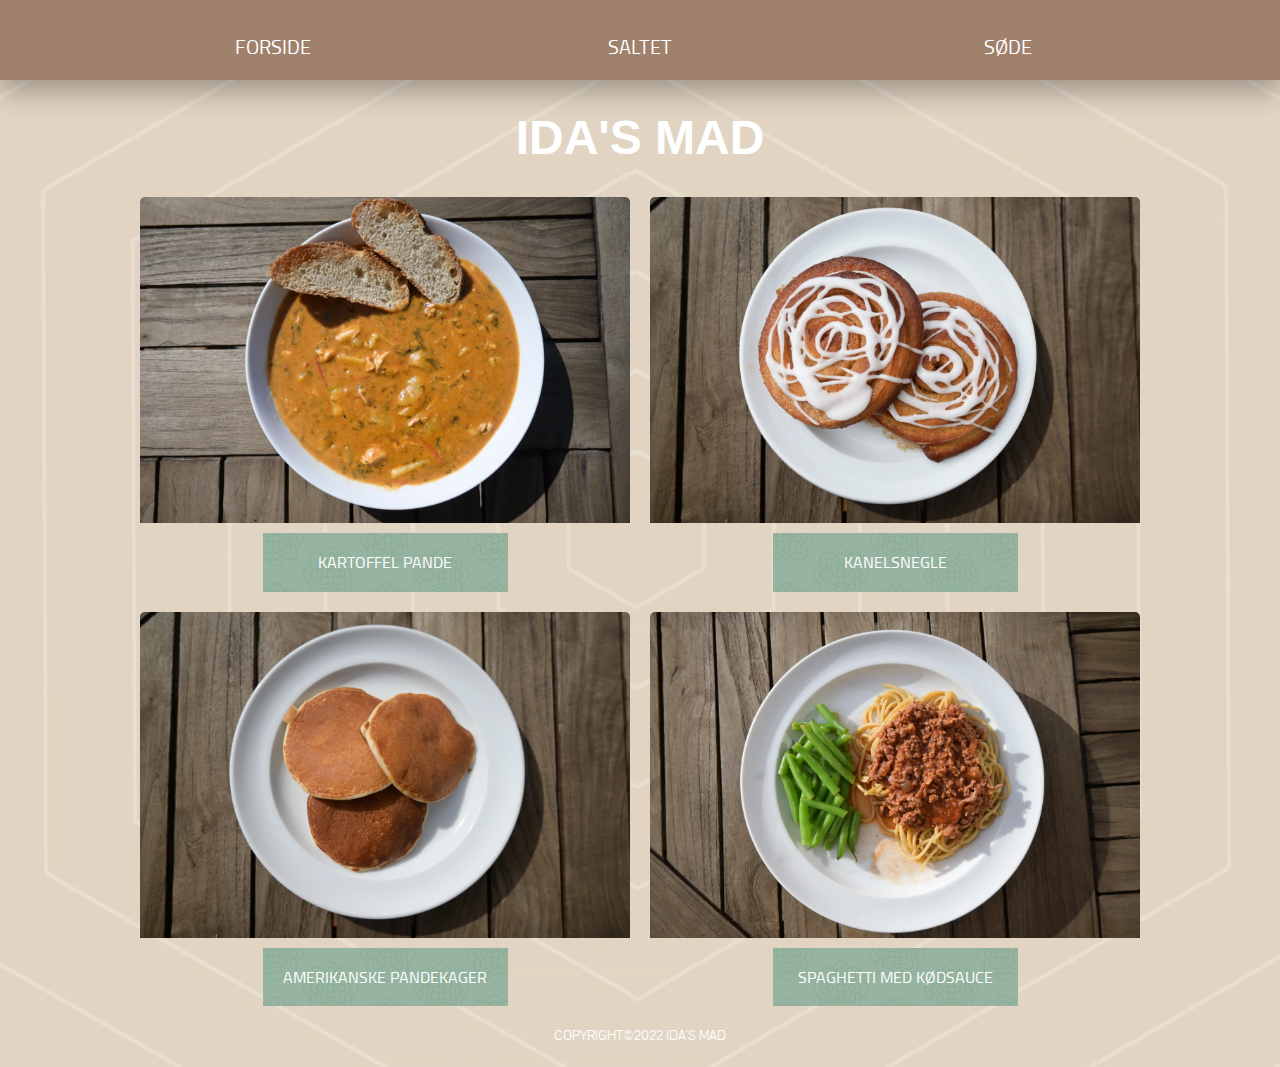
<file: index.html>
<!DOCTYPE html>
<html lang="da">
<head>
    <meta charset="UTF-8">
    <meta http-equiv="X-UA-Compatible" content="IE=edge">
    <meta name="viewport" content="width=device-width, initial-scale=1.0">
    <meta name="robots" content="noindex">
    <link rel="stylesheet" href="style.css">
    <link rel="stylesheet" href="layout.css">
    <link rel="icon" type="image/svg+xml" href="img/favicon-Ida_Marie.svg">
    <title>Ida's mad</title>
</head>
<body class="forside">
    <header class="menu">
        <nav>
                <ul>
                    <li><a href="index.html">Forside</a>
                    <li><a href="#">Saltet</a>
                        <ul>
                            <li><a href="kartoffelpande.html">Kartoffel pande</a></li>
                            <li><a href="spaghetti_med_koedsauce.html">Spaghetti med kødsauce</a></li>
                        </ul>
                    </li>
                    <li> <a href="#">Søde</a>
                        <ul> 
                            <li><a href="kanelsnegle.html">Kanelsnegle</a></li>
                            <li><a href="amerikanske_pandekager.html">Amerikanske pandekager</a></li>
                        </ul>
                    </li>
                </ul>
        </nav>
    </header> 
    <main>
        <h1> Ida's mad</h1>
    <div class="grid_col2_1-1">
        <div class="">
        <img src="img/kartoffelpande.webp" alt="Kartoffel pande">  
            <div class="card_1 card">
                <a href="kartoffelpande.html">Kartoffel pande</a>
            </div>   
        </div> 
        <div class="">
        <img src="img/Kanelsnegle.webp" alt="Kanelsnelge">
            <div class="card_2 card">
                <a href="kanelsnegle.html">Kanelsnegle</a>
            </div>
        </div>  
        <div class="">
        <img src="img/pandekager.webp" alt="Amerikanske pangekager">
            <div class="card_3 card">
                <a href="amerikanske_pandekager.html">Amerikanske pandekager</a>
            </div>
        </div>
        <div class="">
        <img src="img/spaghetti.webp" alt="Spaghetti med kødsauce og bønnesalat">
            <div class="card_4 card">
                <a href="spaghetti_med_koedsauce.html">Spaghetti med kødsauce</a>
            </div>
        </div>
    </div>
    </main>
    <footer>
        <p>Copyright©2022 Ida's mad</p>
    </footer>
    <script src="menu.js"></script>
</body>
</html>
</file>
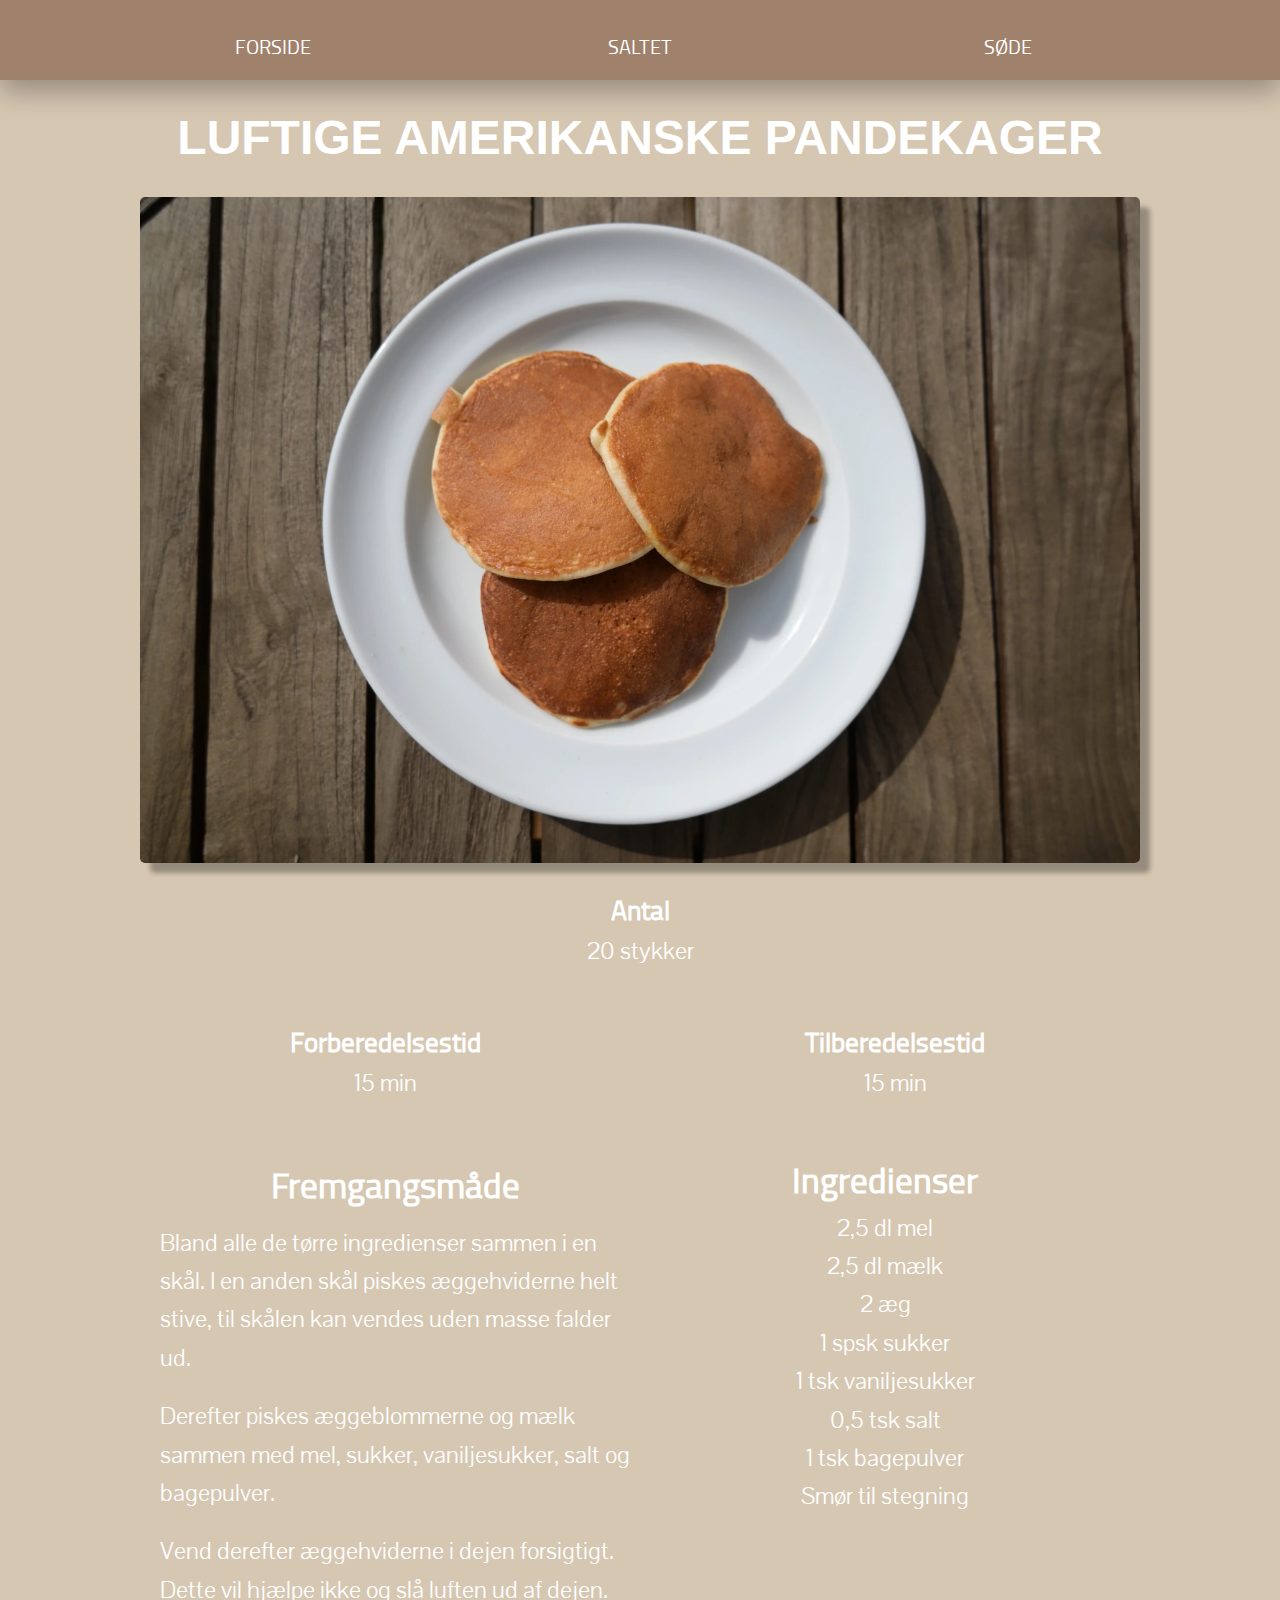
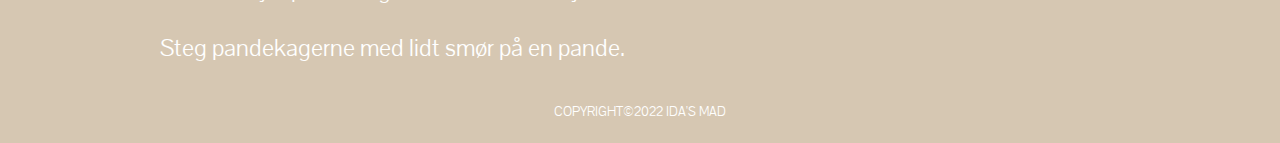
<file: amerikanske_pandekager.html>
<!DOCTYPE html>
<html lang="da">
<head>
    <meta charset="UTF-8">
    <meta http-equiv="X-UA-Compatible" content="IE=edge">
    <meta name="viewport" content="width=device-width, initial-scale=1.0">
    <meta name="robots" content="noindex">
    <link rel="stylesheet" href="style.css">
    <link rel="stylesheet" href="layout.css">
    <link rel="icon" type="image/svg+xml" href="img/favicon-Ida_Marie.svg">    
    <title>Ida's mad</title>
</head>
<body class="opskrift_4">
    <header class="menu"> 
        <nav>
            <ul>
                <li><a href="index.html">Forside</a>
                <li><a href="#">Saltet</a>
                    <ul>
                        <li><a href="kartoffelpande.html">Kartoffel pande</a></li>
                        <li><a href="spaghetti_med_koedsauce.html">Spaghetti med kødsauce</a></li>
                    </ul>
                </li>
                <li> <a href="#">Søde</a>
                    <ul> 
                        <li><a href="kanelsnegle.html">Kanelsnegle</a></li>
                        <li><a href="amerikanske_pandekager.html">Amerikanske pandekager</a></li>
                    </ul>
                </li>
            </ul>
    </nav>
    </header>
    <main> 
        <h1>Luftige amerikanske pandekager</h1>
        <img src="img/pandekager.webp" alt="Amerikanske pandekager">
            <div class="grid_col2_1-1-1">
                <div class="antal">
                    <h4>Antal</h4>
                    <p>20 stykker</p>
                </div>
                <div class="tid_1">
                    <h4>Forberedelsestid</h4>
                    <p>15 min</p>
                </div>
                <div class="tid_2">
                    <h4>Tilberedelsestid</h4>
                    <p>15 min</p>
                </div>
            </div>
        <div class="grid_1-1">
        <div class="">
            <h2>Ingredienser</h2>
                <ul>
                    <li><span>2,5 dl mel </span></li>
                    <li><span>2,5 dl mælk</span></li>
                    <li><span>2 æg</span></li>
                    <li><span>1 spsk sukker </span></li>
                    <li>1 tsk vaniljesukker</li>
                    <li><span>0,5 tsk salt</span></li>
                    <li><span>1 tsk bagepulver</span> </li>
                    <li><span>Smør til stegning</span></li>
                </ul>
        </div>
        <div class="order">
            <h2>Fremgangsmåde</h2>
                <p>Bland alle de tørre ingredienser sammen i en skål. I en anden skål piskes æggehviderne helt stive, til skålen kan vendes uden masse falder ud.</p>
                <p>Derefter piskes æggeblommerne og mælk sammen med mel, sukker, vaniljesukker, salt og bagepulver.</p>
                <p>Vend derefter æggehviderne i dejen forsigtigt. Dette vil hjælpe ikke og slå luften ud af dejen.</p>
                <p>Steg pandekagerne med lidt smør på en pande. </p>
        </div>
        </div>
    </main>
    <footer>
        <p>Copyright©2022 Ida's mad</p>
    </footer>
    <script src="menu.js"></script>
</body>
</html>
</file>
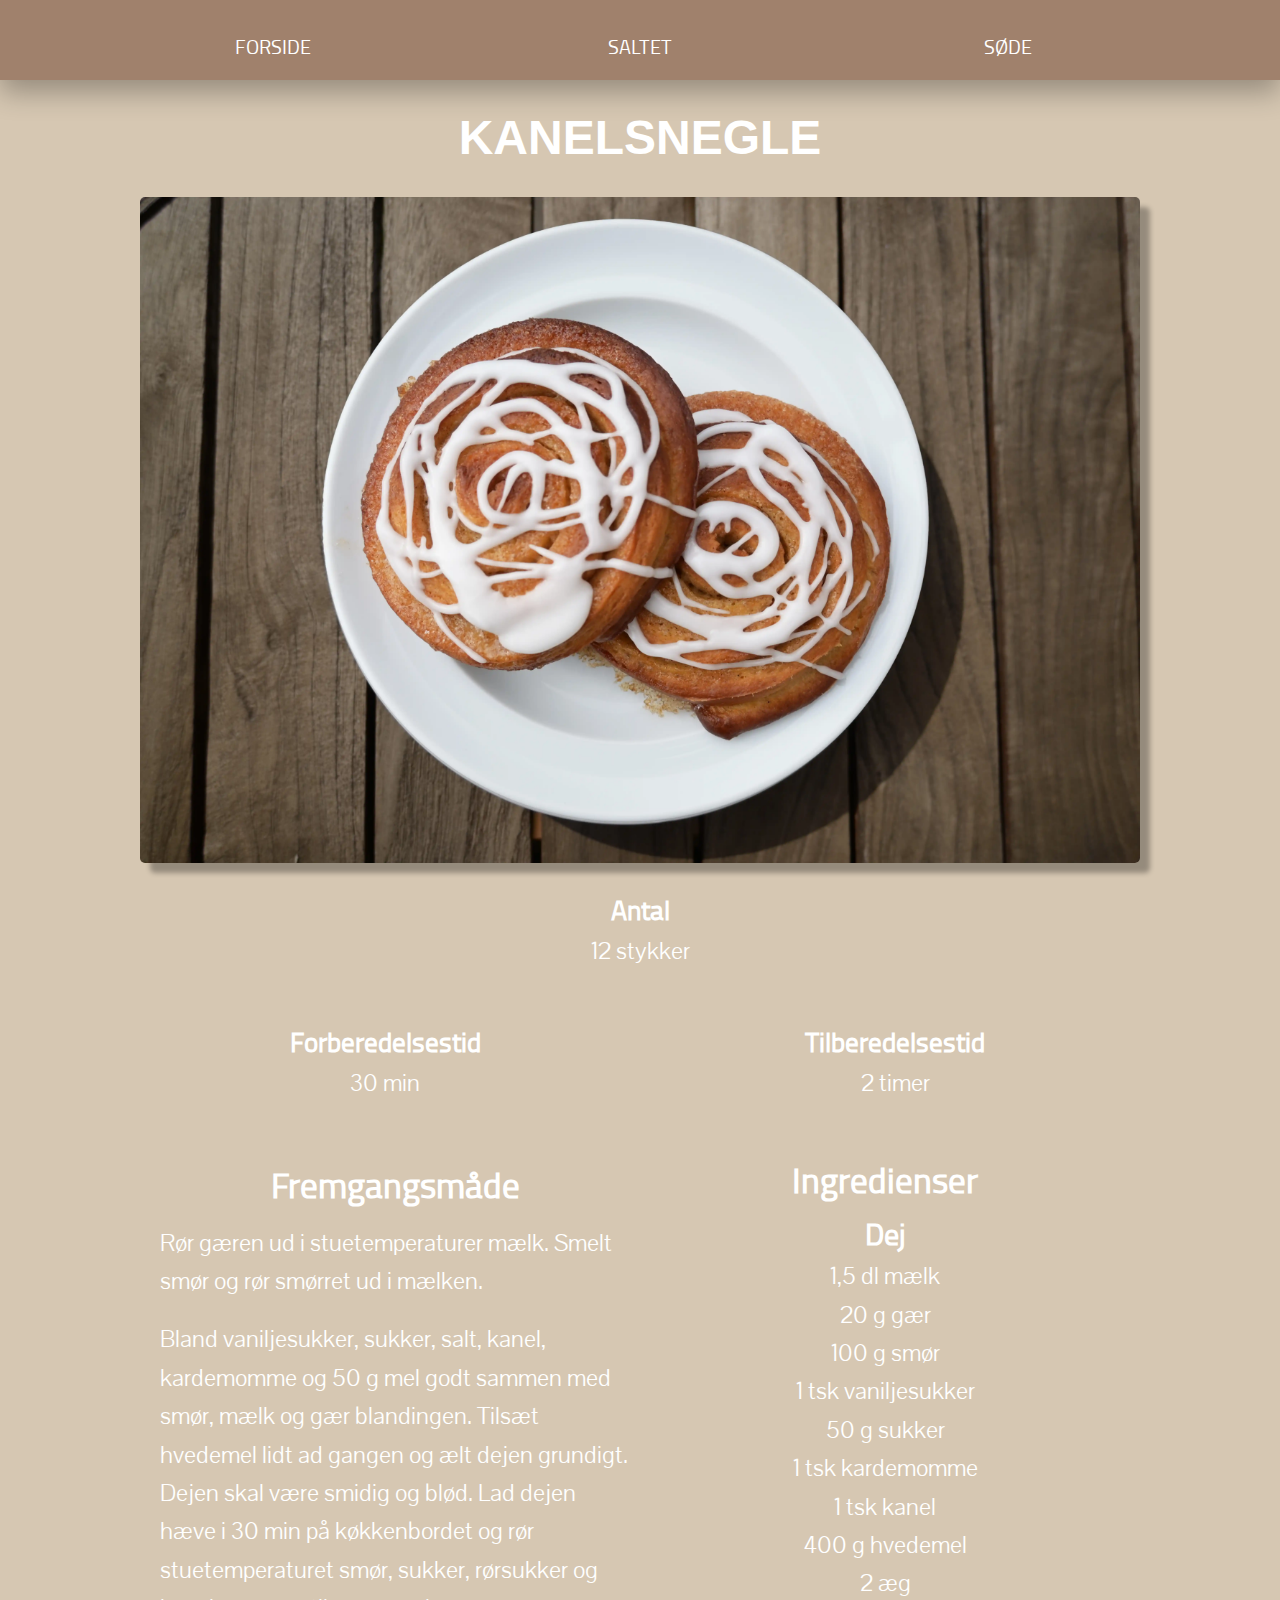
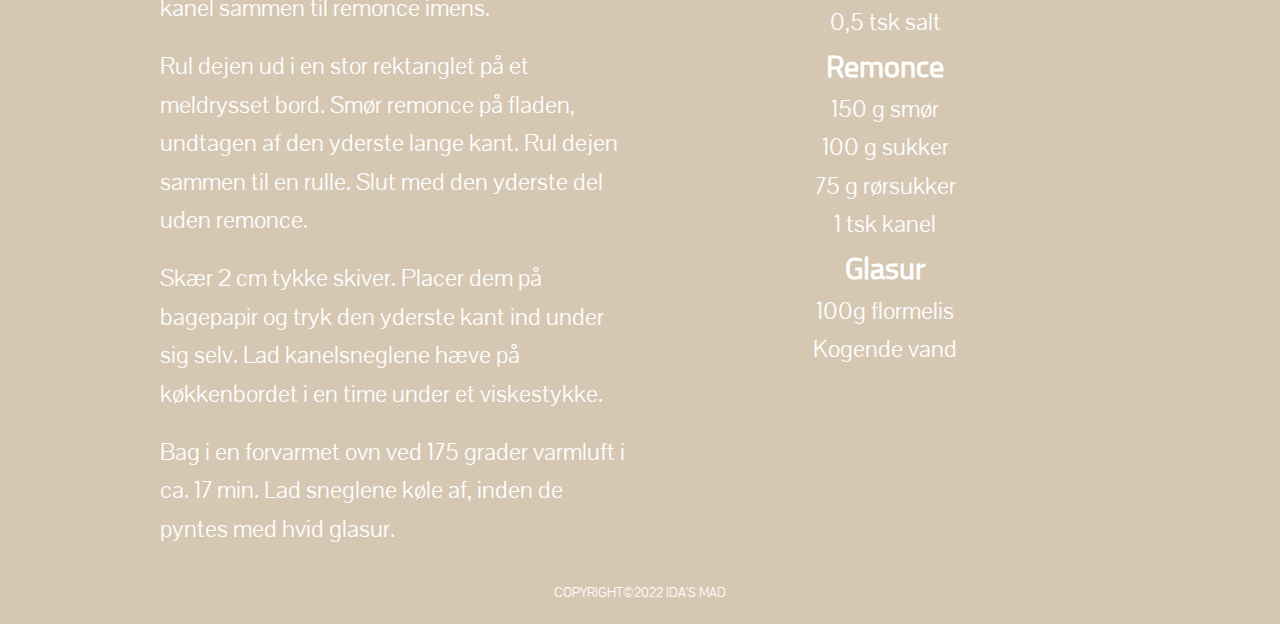
<file: kanelsnegle.html>
<!DOCTYPE html>
<html lang="da">
<head>
    <meta charset="UTF-8">
    <meta http-equiv="X-UA-Compatible" content="IE=edge">
    <meta name="viewport" content="width=device-width, initial-scale=1.0">
    <meta name="robots" content="noindex">
    <link rel="stylesheet" href="style.css">
    <link rel="stylesheet" href="layout.css">
    <link rel="icon" type="image/svg+xml" href="img/favicon-Ida_Marie.svg">    
    <title>Ida's mad</title>
</head>
<body class="opskrift_3">
    <header class="menu"> 
        <nav>
            <ul>
                <li><a href="index.html">Forside</a>
                <li><a href="#">Saltet</a>
                    <ul>
                        <li><a href="kartoffelpande.html">Kartoffel pande</a></li>
                        <li><a href="spaghetti_med_koedsauce.html">Spaghetti med kødsauce</a></li>
                    </ul>
                </li>
                <li> <a href="#">Søde</a>
                    <ul> 
                        <li><a href="kanelsnegle.html">Kanelsnegle</a></li>
                        <li><a href="amerikanske_pandekager.html">Amerikanske pandekager</a></li>
                    </ul>
                </li>
            </ul>
    </nav>
    </header>
    <main> 
        <h1>Kanelsnegle</h1>
        <img src="img/Kanelsnegle.webp" alt="Kanelsnegle">
            <div class="grid_col2_1-1-1">
                <div class="antal">
                    <h4>Antal</h4>
                    <p>12 stykker</p>
                </div>
                <div class="tid_1">
                    <h4>Forberedelsestid</h4>
                    <p>30 min</p>
                </div>
                <div class="tid_2">
                    <h4>Tilberedelsestid</h4>
                    <p>2 timer</p>
                </div>
            </div>
        <div class="grid_1-1">
            <div class="">
                <h2>Ingredienser</h2>
                    <h3>Dej</h3>
                        <ul>
                            <li><span>1,5 dl mælk </span></li>
                            <li><span>20 g gær</span></li>
                            <li><span>100 g smør</span></li>
                            <li>1 tsk vaniljesukker </li>
                            <li><span>50 g sukker</span></li>
                            <li>1 tsk kardemomme</li>
                            <li><span>1 tsk kanel </span></li>
                            <li><span>400 g hvedemel </span></li>
                            <li><span>2 æg </span></li>
                            <li><span>0,5 tsk salt</span></li>
                        </ul>
                    <h3>Remonce</h3>
                        <ul>
                            <li><span>150 g smør </span></li>
                            <li><span>100 g sukker</span></li>
                            <li>75 g rørsukker</li>
                            <li><span>1 tsk kanel </span></li>
                        </ul>
                    <h3>Glasur</h3>
                        <ul>
                            <li>100g flormelis</li>
                            <li>Kogende vand </li>
                        </ul>
                </div>
                <div class="order">
                    <h2>Fremgangsmåde</h2>
                        <p>Rør gæren ud i stuetemperaturer mælk. Smelt smør og rør smørret ud i mælken.</p>
                        <p>Bland vaniljesukker, sukker, salt, kanel, kardemomme og 50 g mel godt sammen med smør, mælk og gær blandingen. Tilsæt hvedemel lidt ad gangen og ælt dejen grundigt. Dejen skal være smidig og blød. Lad dejen hæve i 30 min på køkkenbordet og rør stuetemperaturet smør, sukker, rørsukker og kanel sammen til remonce imens.</p>
                        <p>Rul dejen ud i en stor rektanglet på et meldrysset bord. Smør remonce på fladen, undtagen af den yderste lange kant. Rul dejen sammen til en rulle. Slut med den yderste del uden remonce. </p>
                        <p>Skær 2 cm tykke skiver. Placer dem på bagepapir og tryk den yderste kant ind under sig selv. Lad kanelsneglene hæve på køkkenbordet i en time under et viskestykke. </p>
                        <p>Bag i en forvarmet ovn ved 175 grader varmluft i ca. 17 min. Lad sneglene køle af, inden de pyntes med hvid glasur. </p>
                </div>
            </div>
        </main>
    <footer>
        <p>Copyright©2022 Ida's mad</p>
    </footer>
    <script src="menu.js"></script>
</body>
</html>
</file>
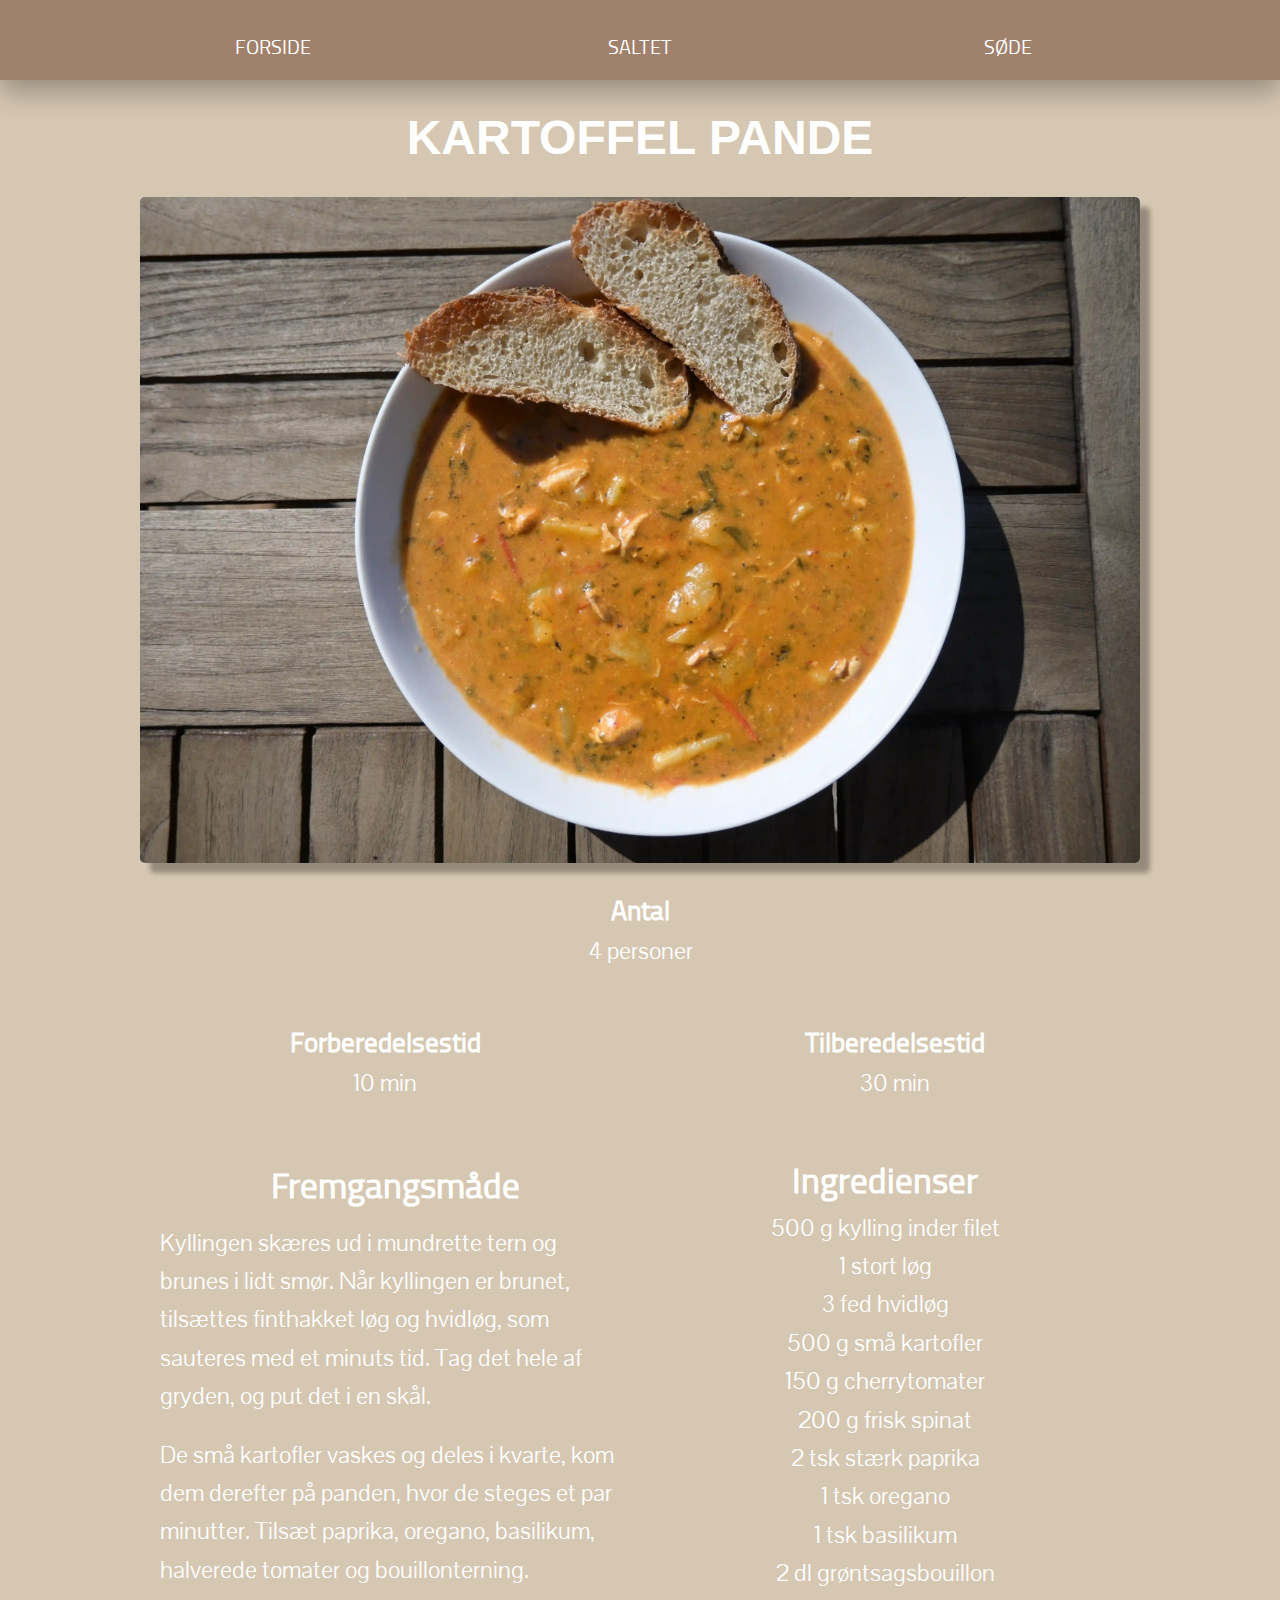
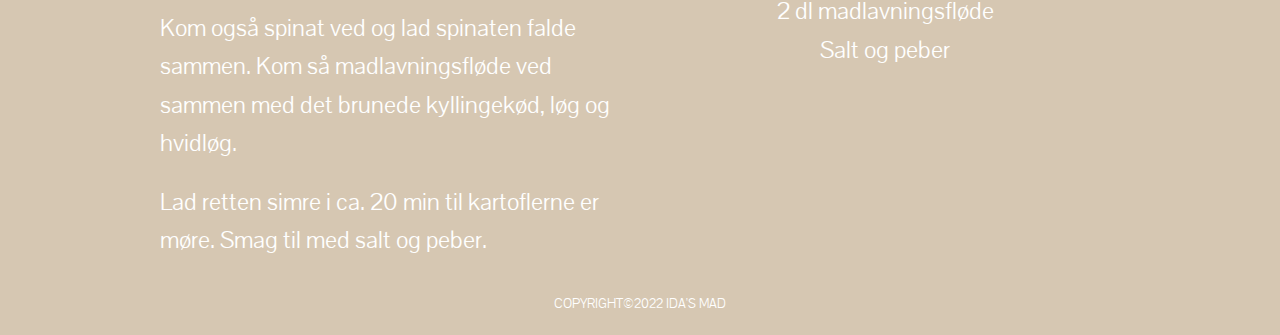
<file: kartoffelpande.html>
<!DOCTYPE html>
<html lang="da">
<head>
    <meta charset="UTF-8">
    <meta http-equiv="X-UA-Compatible" content="IE=edge">
    <meta name="viewport" content="width=device-width, initial-scale=1.0">
    <meta name="robots" content="noindex">
    <link rel="stylesheet" href="style.css">
    <link rel="stylesheet" href="layout.css">
    <link rel="icon" type="image/svg+xml" href="img/favicon-Ida_Marie.svg">    
    <title>Ida's mad</title>
</head>
<body class="opskrift_1">
    <header class="menu"> 
        <nav>
            <ul>
                <li><a href="index.html">Forside</a>
                <li><a href="#">Saltet</a>
                    <ul>
                        <li><a href="kartoffelpande.html">Kartoffel pande</a></li>
                        <li><a href="spaghetti_med_koedsauce.html">Spaghetti med kødsauce</a></li>
                    </ul>
                </li>
                <li> <a href="#">Søde</a>
                    <ul> 
                        <li><a href="kanelsnegle.html">Kanelsnegle</a></li>
                        <li><a href="amerikanske_pandekager.html">Amerikanske pandekager</a></li>
                    </ul>
                </li>
            </ul>
    </nav>
    </header>
    <main> 
        <h1>Kartoffel pande</h1>
        <img src="img/kartoffelpande.webp" alt="Kartoffel pande">
                <div class="grid_col2_1-1-1">
                <div class="antal">
                    <h4>Antal</h4>
                    <p>4 personer</p>
                </div>
                <div class="tid_1">
                    <h4>Forberedelsestid</h4>
                    <p>10 min</p>
                </div>
                <div class="tid_2">
                    <h4>Tilberedelsestid</h4>
                    <p>30 min</p>
                </div>
            </div>
        <div class="grid_1-1">
        <div class="">
        <h2>Ingredienser</h2>
            <ul>
                <li>500 g kylling inder filet </li>
                <li><span>1 stort løg</span></li>
                <li><span>3 fed hvidløg</span></li>
                <li><span>500 g små kartofler </span></li>
                <li><span>150 g cherrytomater</span></li>
                <li><span>200 g frisk spinat</span></li>
                <li><span>2 tsk stærk paprika </span></li>
                <li><span>1 tsk oregano </span></li>
                <li><span>1 tsk basilikum </span></li>
                <li>2 dl grøntsagsbouillon</li>
                <li>2 dl madlavningsfløde</li>
                <li><span>Salt og peber </span></li>
            </ul>
        </div>    
        <div class="order">
            <h2>Fremgangsmåde</h2>
            <p>Kyllingen skæres ud i mundrette tern og brunes i lidt smør. Når kyllingen er brunet, tilsættes finthakket løg og hvidløg, som sauteres med et minuts tid. Tag det hele af gryden, og put det i en skål.</p>
            <p>De små kartofler vaskes og deles i kvarte, kom dem derefter på panden, hvor de steges et par minutter. Tilsæt paprika, oregano, basilikum, halverede tomater og bouillonterning.</p>
            <p>Kom også spinat ved og lad spinaten falde sammen. Kom så madlavningsfløde ved sammen med det brunede kyllingekød, løg og hvidløg.</p>
            <p>Lad retten simre i ca. 20 min til kartoflerne er møre. Smag til med salt og peber.</p>
        </div>
        </div>
    </main>
    <footer>
        <p>Copyright©2022 Ida's mad</p>
    </footer>
    <script src="menu.js"></script>
</body>
</html>
</file>
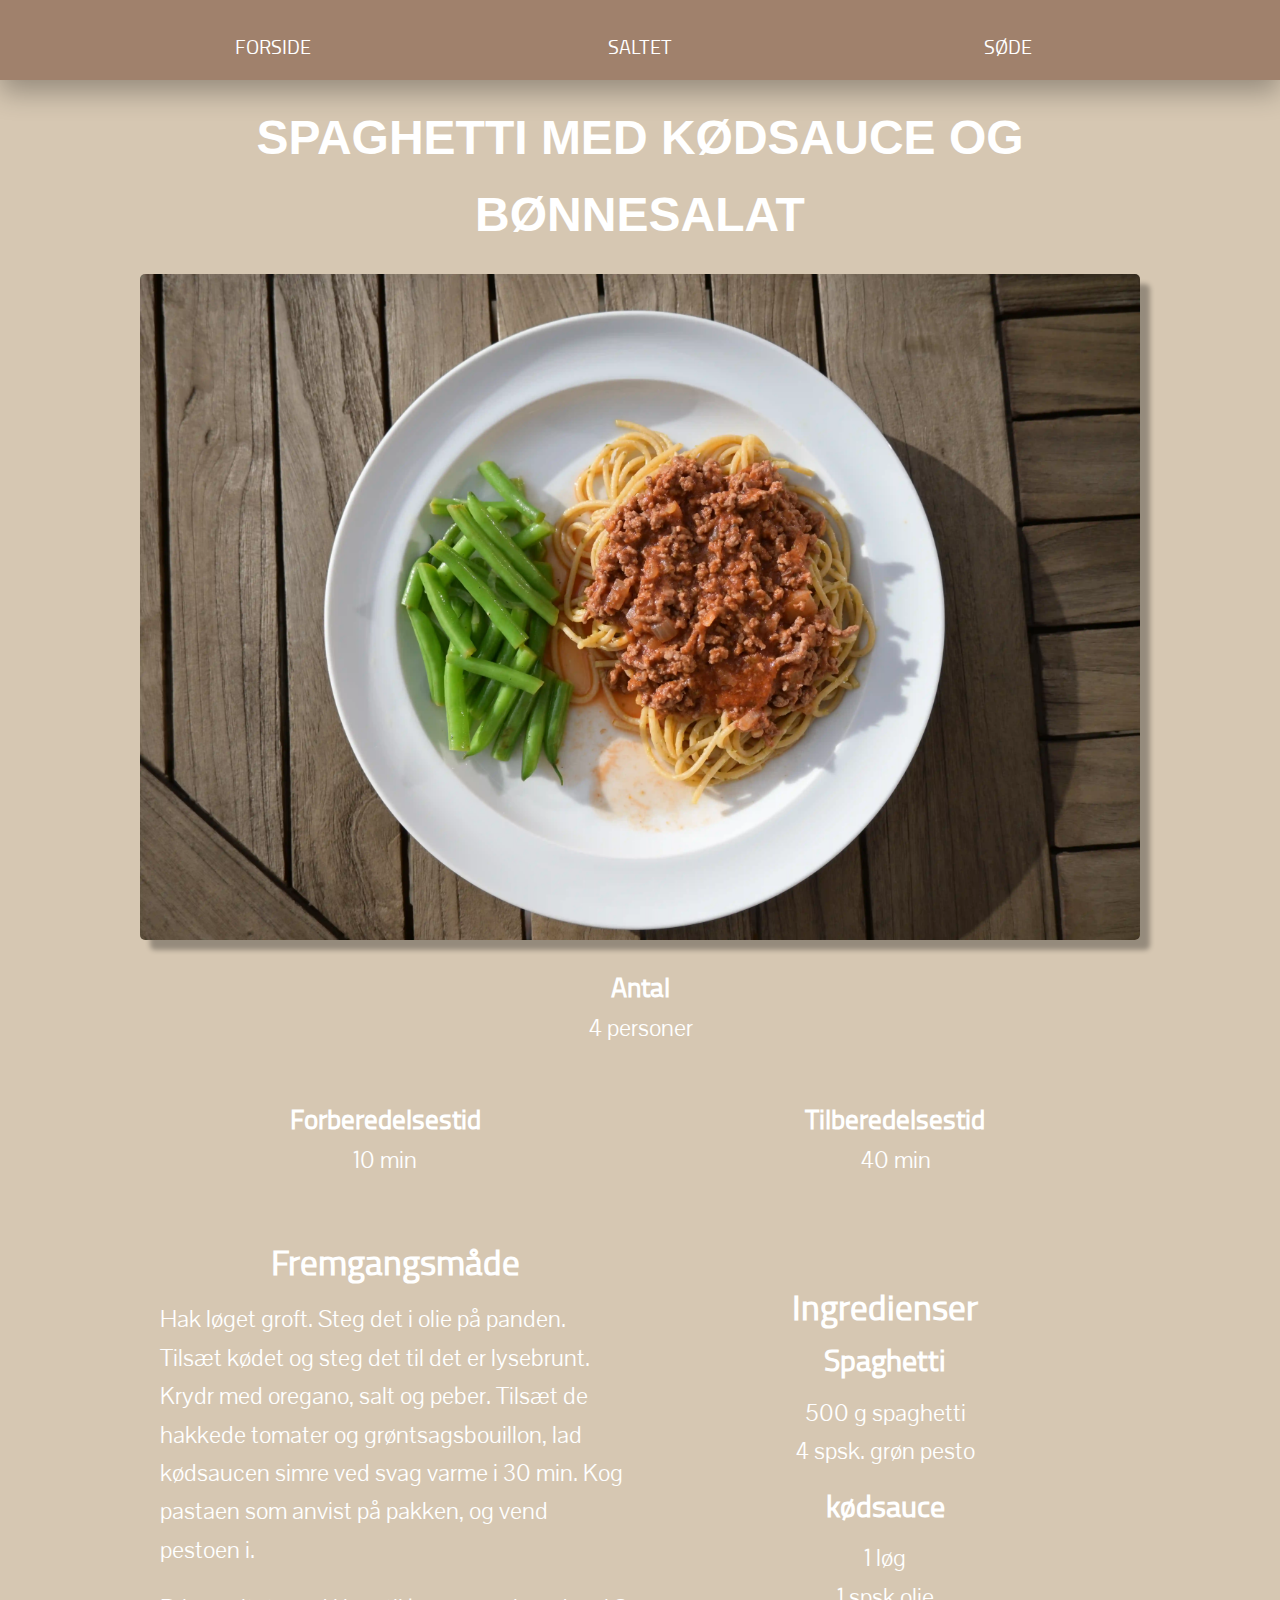
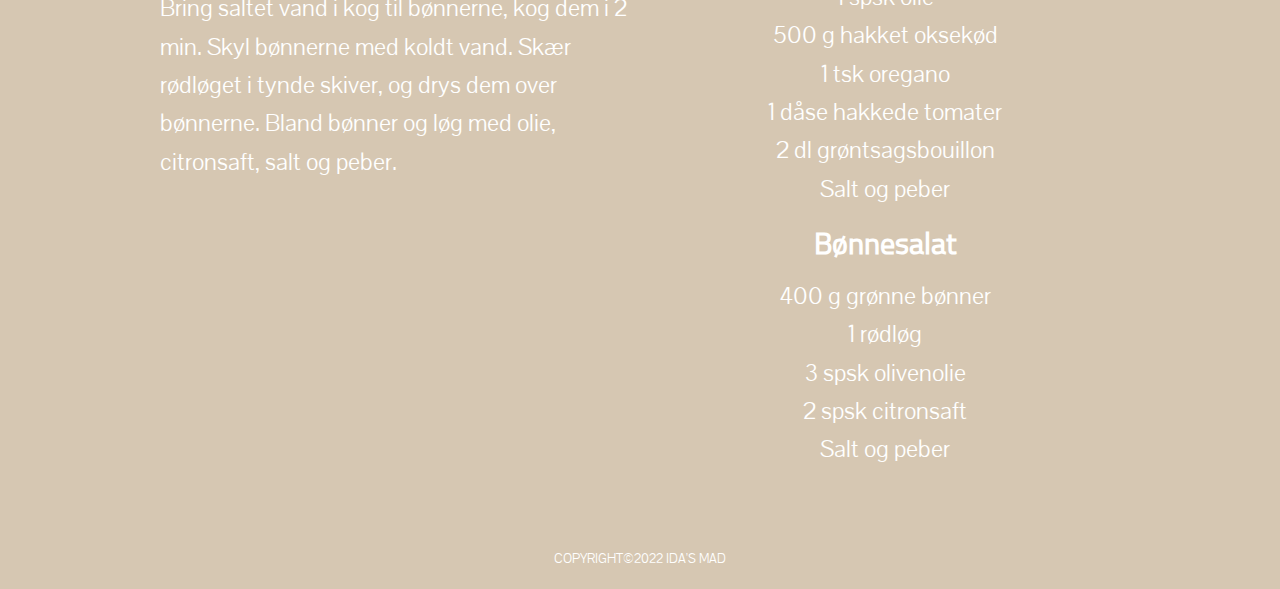
<file: spaghetti_med_koedsauce.html>
<!DOCTYPE html>
<html lang="da">
<head>
    <meta charset="UTF-8">
    <meta http-equiv="X-UA-Compatible" content="IE=edge">
    <meta name="viewport" content="width=device-width, initial-scale=1.0">
    <meta name="robots" content="noindex">
    <link rel="stylesheet" href="style.css">
    <link rel="stylesheet" href="layout.css">
    <link rel="icon" type="image/svg+xml" href="img/favicon-Ida_Marie.svg">    
    <title>Ida's mad</title>
</head>
<body class="opskrift_2">
    <header class="menu"> 
        <nav>
            <ul>
                <li><a href="index.html">Forside</a>
                <li><a href="#">Saltet</a>
                    <ul>
                        <li><a href="kartoffelpande.html">Kartoffel pande</a></li>
                        <li><a href="spaghetti_med_koedsauce.html">Spaghetti med kødsauce</a></li>
                    </ul>
                </li>
                <li> <a href="#">Søde</a>
                    <ul> 
                        <li><a href="kanelsnegle.html">Kanelsnegle</a></li>
                        <li><a href="amerikanske_pandekager.html">Amerikanske pandekager</a></li>
                    </ul>
                </li>
            </ul>
    </nav>
    </header>
    <main> 
        <h1>Spaghetti med kødsauce og bønnesalat</h1>
        <img src="img/spaghetti.webp" alt="Spaghetti med kødsauce og bønnesalat">
            <div class="grid_col2_1-1-1">
                <div class="antal">
                    <h4>Antal</h4>
                    <p>4 personer</p>
                </div>
            <div class="tid_1">
                    <h4>Forberedelsestid</h4>
                    <p>10 min</p>
            </div>
            <div class="tid_2">
                    <h4>Tilberedelsestid</h4>
                    <p>40 min</p>
            </div>
        </div>
    <div class="grid_1-1">
    <div class="ingredienser">
        <h2>Ingredienser</h2>
        <h3>Spaghetti</h3>
            <ul>
                <li>500 g spaghetti  </li>
                <li>4 spsk. grøn pesto </li>
            </ul>
        <h3>kødsauce</h3>
            <ul>
                <li><span>1 løg</span></li>
                <li><span>1 spsk olie </span></li>
                <li>500 g hakket oksekød </li>
                <li><span>1 tsk oregano </span></li>
                <li>1 dåse hakkede tomater </li>
                <li>2 dl grøntsagsbouillon  </li>
                <li><span>Salt og peber </span></li>
            </ul>
        <h3>Bønnesalat</h3>
            <ul>
                <li>400 g grønne bønner </li>
                <li><span>1 rødløg </span></li>
                <li><span>3 spsk olivenolie </span></li>
                <li><span>2 spsk citronsaft </span></li>
                <li><span>Salt og peber </span></li>
            </ul>
        </div>
        <div class="order">
            <h2>Fremgangsmåde</h2>
            <p>Hak løget groft. Steg det i olie på panden. Tilsæt kødet og steg det til det er lysebrunt. Krydr med oregano, salt og peber. Tilsæt de hakkede tomater og grøntsagsbouillon, lad kødsaucen simre ved svag varme i 30 min. Kog pastaen som anvist på pakken, og vend pestoen i. </p>
            <p>Bring saltet vand i kog til bønnerne, kog dem i 2 min. Skyl bønnerne med koldt vand. Skær rødløget i tynde skiver, og drys dem over bønnerne. Bland bønner og løg med olie, citronsaft, salt og peber. </p>
        </div>
        </div>
    </main>
    <footer>
        <p>Copyright©2022 Ida's mad</p>
    </footer>
    <script src="menu.js"></script>
</body>
</html>
</file>
<file: style.css>
* {
    margin: 0px;
    padding: 0px;
    box-sizing: border-box;
}

body {
    font-family: "brødtekst", sans-serif;
    font-size: 1.1rem;
    line-height: 1.6;
    color: white;
    background-color: #D6C7B2;
}

main {
    max-width: 1000px;
    margin-inline: auto;
}

img {
    max-width: 100%;
    height: auto;
    border-radius: 5px;
    display: block;
}

@font-face {
    font-family: "overskrift";
    src: url("titilliumweb-semibold-webfont.woff2") format("woff2");
}

@font-face {
    font-family: "underoverskrift";
    src: url("titilliumweb-regular-webfont.woff2") format("woff2");
}

@font-face {
    font-family: "brødtekst";
    src: url("pontanosans-regular-webfont.woff2") format("woff2");
}

nav {
    --less-than:700;
    --burger-lines: #A0816C;
    --burger-border:var(--burger-lines)
}


h1 {
    font-family: "overksrift", sans-serif;
    text-transform: uppercase;
    font-size: 2rem;
    text-align: center;
    margin-block: 20px;
}

h2 {
    font-family: "underoverksrift", sans-serif;
    font-size: 1.8rem;
}

h3 {
    font-family: "underoverskrift", sans-serif;
    font-size: 1.5rem;
}

h4 {
    font-family: "underoverskrift", sans-serif;
    font-size: 1.2em;
}

p {
    font-family: "brødtekst", sans-serif;
    font-size: 1.1rem;
}

ul {
    font-family: "brødtekst", sans-serif;
    font-size: 1.3rem;
    list-style: none;
    text-align: center;
}

.order p {
    font-family: "brødtekst", sans-serif;
    font-size: 1.3rem;
    padding-block: 10px;
}

.order {
    padding-block: 15px;
}

.ingredienser {
    padding-block: 15px;
}

.ingredienser ul {
    padding-block: 10px;
}

footer {
    text-align: center;
    text-transform: uppercase;
    margin-block: 20px;
}

footer p {
    font-size: 0.8rem;
}

span {
    display: grid;
    justify-content: center;
}

.forside {
    background-image: url(img/lysere_beige_pattern.webp);
    background-size: cover;                   
    background-position: center center;
}

.forside img {
    padding-bottom: 10px;
}

.card{
    width: 70%;
    justify-self: center;
}

.card_1 {
    background-image: url(img/green-flower_patteren.webp);
    background-size: 600px;
    background-position: center center;
    color: white;
    padding: 15px;
    display: inline-block;
    text-align: center;
}

.card_2 {
    background-image: url(img/green-flower_patteren.webp);
    background-size: 600px;
    background-position: center center;
    color: white;
    padding: 15px;
    display: inline-block;
    text-align: center;
}

.card_3 {
    background-image: url(img/green-flower_patteren.webp);
    background-size: 600px;
    background-position: center center;
    color: white;
    padding: 15px;
    display: inline-block;
    text-align: center;
}

.card_4 {
    background-image: url(img/green-flower_patteren.webp);
    background-size: 600px;
    background-position: center center;
    color: white;
    padding: 15px;
    display: inline-block;
    text-align: center;
}

.menu a:visited {
    color: #A0816C;
}

a {
    font-family: "underoverskrift", sans-serif;
    text-transform: uppercase;
    font-size: 0.99rem;
}

a:link {
    color: white;
    text-decoration: none;
}

a:visited {
    color: white;
    text-decoration: none;
}

a:active {
    color: white;
    text-decoration: none;
}

@media (min-width: 700px) {

    header {
        display: flex;
        align-items: center;
        background-color: #A0816C;
        box-shadow: 0 12px 28px 0 rgb(0 0 0 /30%);
        z-index: 1000;
        position: relative;
    }
    nav {
        /* width: 100%; */
        height: 80px;
        flex: 1;

    }

    nav ul {
        display: flex;
        list-style: none;
        padding: 0;
        margin: 0;
        gap: 20px;
        /* position: absolute; */
        margin-inline: auto;
        justify-content: space-evenly;
    }

    nav ul li {
        /* float: left; */
        margin-top: 20px;
    }

    nav ul li a {
        width: 150px;
        color: white;
        display: block;
        text-decoration: none;
        font-size: 20px;
        text-align: center;
        padding: 10px;
        border-radius: 10px;
        font-family: "underoverskrift", sans-serif;
    }

    nav ul li ul {
        background-color: #A0816C;
        display: none;
    }

    nav ul li ul li {
        float: none;
    }

    nav ul li:hover ul {
        display: block;
    }

    .menu a:visited {
        color: white;
    }

    h1 {
        font-family: "overksrift", sans-serif;
        text-transform: uppercase;
        font-size: 3rem;
        text-align: center;
        margin-block: 20px;
        color: white;
    }

    h2 {
        font-family: "underoverskrift", sans-serif;
        font-size: 2.2rem;
    }

    h3 {
        font-family: "underoverskrift", sans-serif;
        font-size: 1.9rem;
    }

    h4 {
        font-family: "underoverskrift", sans-serif;
        font-size: 1.7rem;
    }

    p {
        font-family: "brødtekst", sans-serif;
        font-size: 1.5rem;
    }

    ul {
        font-family: "brødtekst", sans-serif;
        font-size: 1.5rem;
    }

    .order p {
        font-family: "brødtekst", sans-serif;
        font-size: 1.5rem;
        padding-block: 10px;
    }
    
    .order {
        padding-block: 5px;
    }
    
    .ingredienser {
        padding-block: 50px;
    }
    
    .ingredienser ul {
        padding-block: 10px;
    }

    .card{
        width: 50%;
        justify-self: center;
    }

    .opskrift_1 img {
        box-shadow: 10px 10px 5px rgb(0 0 0 /30%);
        -moz-box-shadow: 10px 10px 5px rgb(0 0 0 /30%);
        -webkit-box-shadow: 10px 10px 5px rgb(0 0 0 /30%);
        -khtml-box-shadow: 10px 10px 5px rgb(0 0 0 /30%);
    }
    
    .opskrift_2 img {
        box-shadow: 10px 10px 5px rgb(0 0 0 /30%);
        -moz-box-shadow: 10px 10px 5px rgb(0 0 0 /30%);
        -webkit-box-shadow: 10px 10px 5px rgb(0 0 0 /30%);
        -khtml-box-shadow: 10px 10px 5px rgb(0 0 0 /30%);
    }
    
    .opskrift_3 img {
        box-shadow: 10px 10px 5px rgb(0 0 0 /30%);
        -moz-box-shadow: 10px 10px 5px rgb(0 0 0 /30%);
        -webkit-box-shadow: 10px 10px 5px rgb(0 0 0 /30%);
        -khtml-box-shadow: 10px 10px 5px rgb(0 0 0 /30%);
    }
    
    .opskrift_4 img {
        box-shadow: 10px 10px 5px rgb(0 0 0 /30%);
        -moz-box-shadow: 10px 10px 5px rgb(0 0 0 /30%);
        -webkit-box-shadow: 10px 10px 5px rgb(0 0 0 /30%);
        -khtml-box-shadow: 10px 10px 5px rgb(0 0 0 /30%);
    }
}

@media  (max-width: 700px) {
    main {
        padding-inline: 15px;
    }

}
</file>
<file: layout.css>
.grid_col2_1-1-1 {
    display: grid;
    grid-template-columns: 1fr .5fr .5fr 1fr;
    grid-template-rows: 1fr 1fr;
    gap: 5px;
    text-align: center;
    margin-block: 5px;
    padding-top: 20px;
}

.antal {
    grid-column: 1/-1;
}

.tid_1 {
    grid-column: span 2;
    grid-row: 2;
    margin-bottom: 30px;
}

.tid_2 {
    grid-column: span 2;
    grid-row: 2;
    margin-bottom: 30px;
}

.grid_col2_1-1 > div {
    display: grid;
}

.grid_col2_1-1 {
    display: grid;
    gap: 30px;
}

h2 {
    display: grid;
    justify-content: center;
}

h3 {
    display: grid;
    justify-content: center;

}

dl {
    display: grid;
    justify-content: center;
}



@media (min-width: 700px) {
    .grid_col2_1-1 {
    grid-template-columns: 1fr 1fr;
    gap: 20px;
    }

    .card_1 {
        grid-column: 1;
        grid-row: 2;
    }

    .card_3 {
        grid-column: 1;
        grid-row: 4;
    }

    .grid_col2_1-1-1 {
        gap: 20px;
    }

    .grid_1-1 {
        display: grid;
        grid-template-columns: 1fr 1fr;
        grid-template-rows: 1fr;
        gap: 20px;
        margin: 20px 20px 20px 20px;
    }

    .order {
        order: -1;
    }

    h2 {
        display: grid;
        justify-content: center;
    }

    h3 {
        display: grid;
        justify-content: center;

    }

    dl {
        display: grid;
        justify-content: center;
    }

}
</file>
